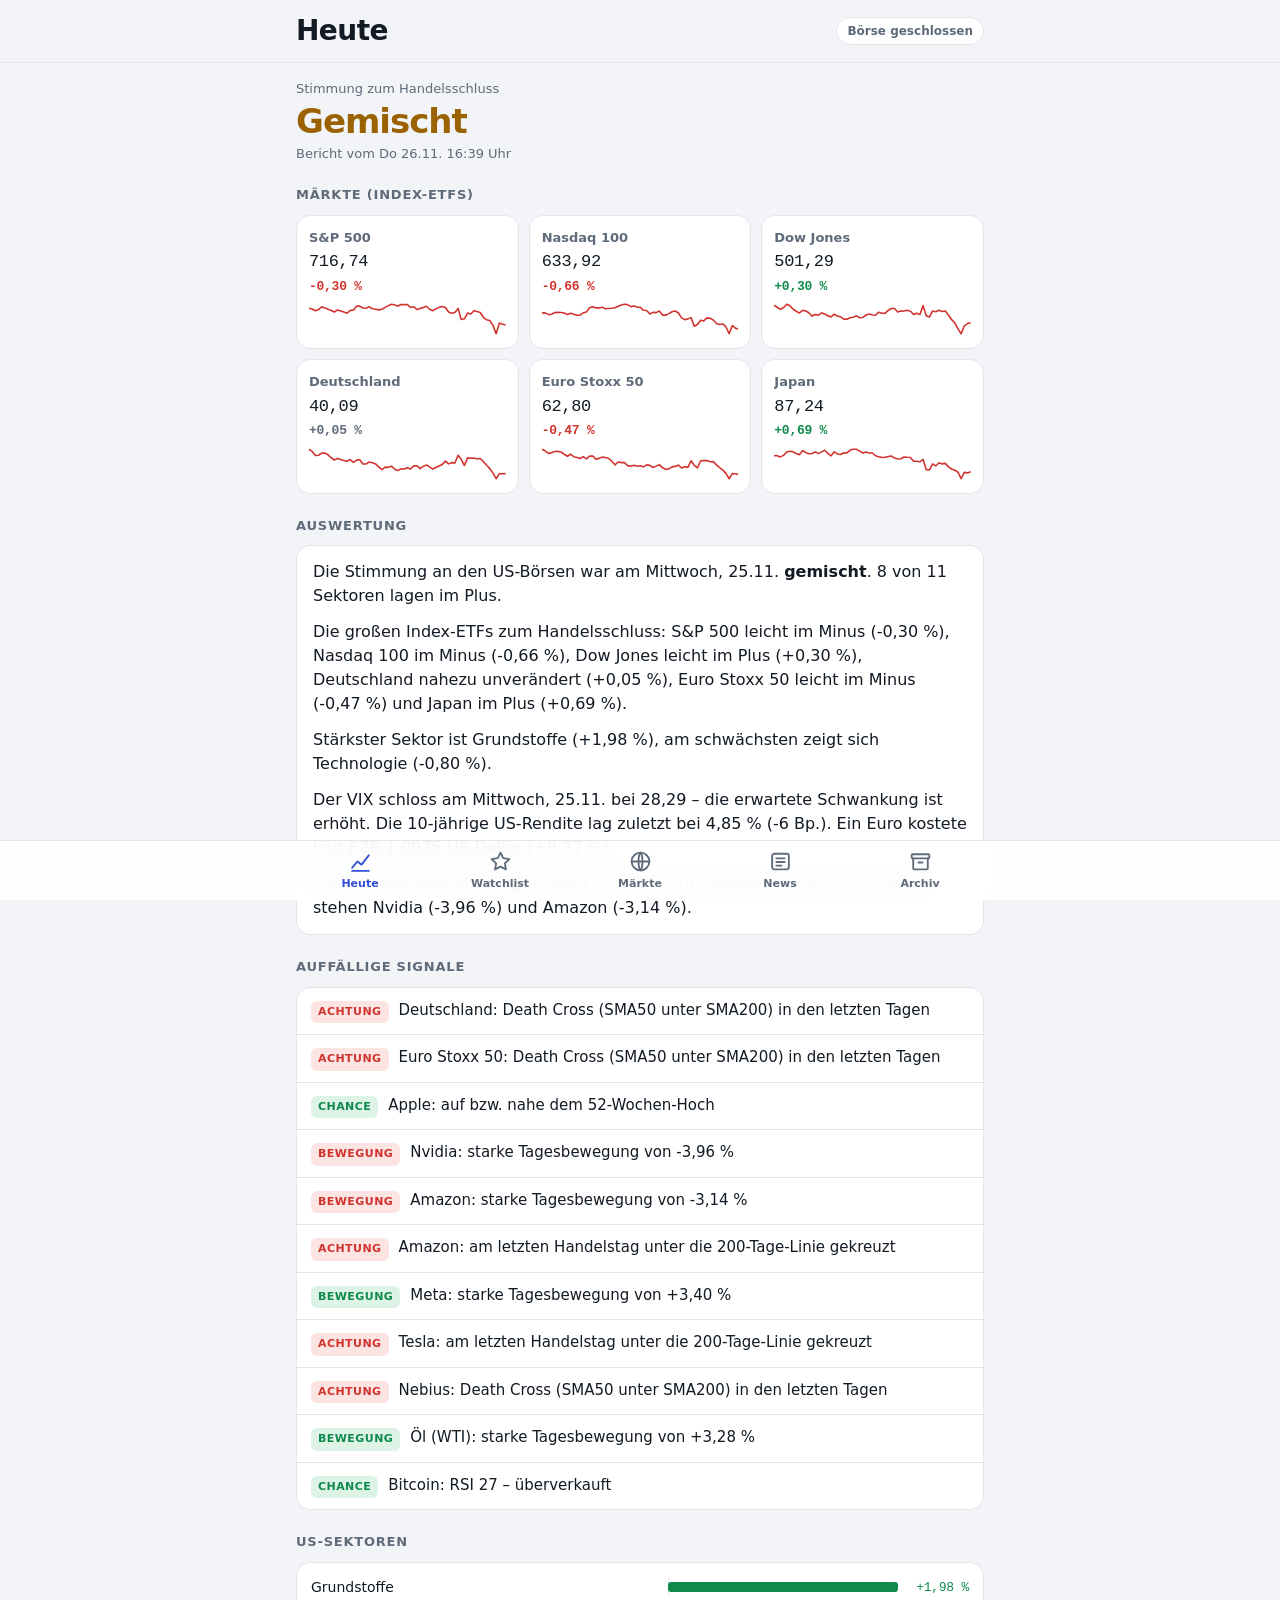
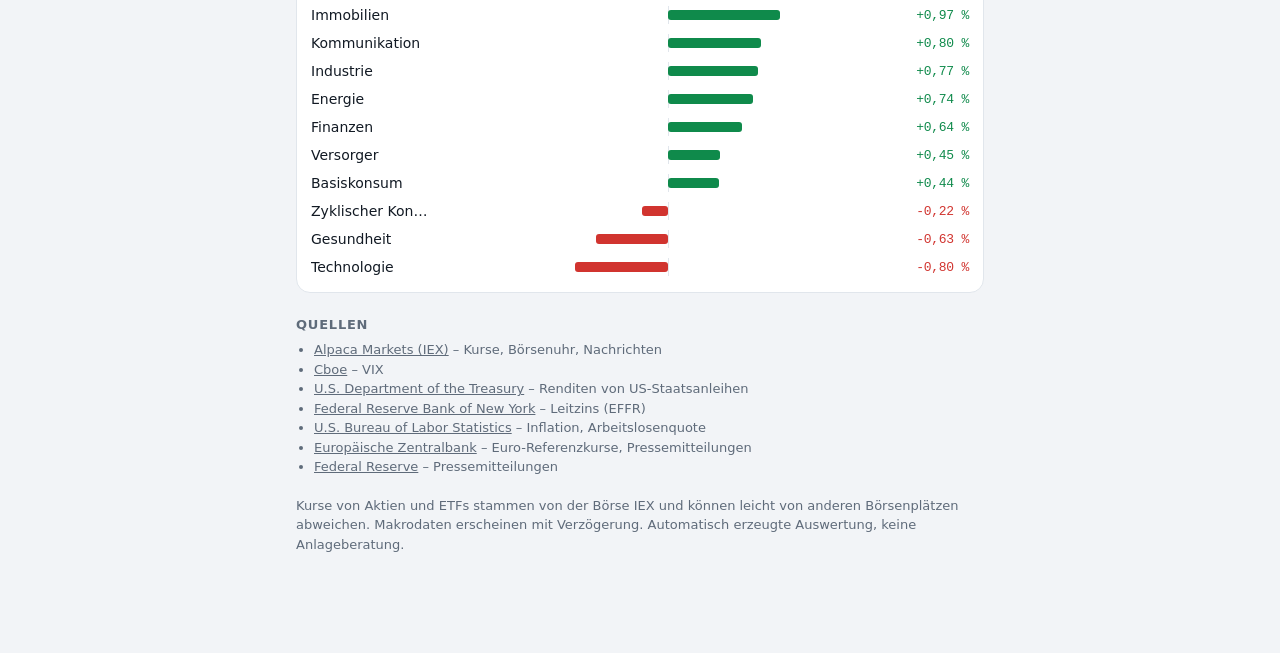
<file: docs/index.html>
<!doctype html>
<html lang="de">
<head>
<meta charset="utf-8">
<meta name="viewport" content="width=device-width,initial-scale=1,viewport-fit=cover">
<title>Marktbericht</title>
<meta name="description" content="Täglicher Marktbericht mit Kursen, Makrodaten und Nachrichten aus offiziellen Quellen.">
<meta name="theme-color" content="#f2f4f7" media="(prefers-color-scheme: light)">
<meta name="theme-color" content="#0d131c" media="(prefers-color-scheme: dark)">
<meta name="apple-mobile-web-app-capable" content="yes">
<meta name="mobile-web-app-capable" content="yes">
<meta name="apple-mobile-web-app-status-bar-style" content="default">
<meta name="apple-mobile-web-app-title" content="Marktbericht">
<link rel="manifest" href="manifest.webmanifest">
<link rel="apple-touch-icon" href="icons/apple-touch-icon.png">
<link rel="icon" type="image/png" href="icons/icon-192.png">
<link rel="stylesheet" href="app.css">
</head>
<body>
<header class="bar">
  <div class="bar-inner">
    <h1 id="title">Heute</h1>
    <span id="status" class="status"></span>
  </div>
</header>

<div id="archive-banner" class="banner" hidden>
  <span id="archive-label"></span>
  <button type="button" id="archive-close" class="link">Zum aktuellen Bericht</button>
</div>

<main id="view" class="view">
  <div class="loading"><span></span><span></span><span></span></div>
</main>

<nav class="tabs" aria-label="Bereiche">
  <a href="#heute" data-tab="heute"><svg viewBox="0 0 24 24"><path d="M4 18l5-6 4 3 7-9"/><path d="M4 21h16"/></svg>Heute</a>
  <a href="#watchlist" data-tab="watchlist"><svg viewBox="0 0 24 24"><path d="M12 3.5l2.6 5.3 5.9.9-4.3 4.1 1 5.8L12 16.9l-5.2 2.7 1-5.8-4.3-4.1 5.9-.9z"/></svg>Watchlist</a>
  <a href="#maerkte" data-tab="maerkte"><svg viewBox="0 0 24 24"><circle cx="12" cy="12" r="8.5"/><path d="M3.5 12h17M12 3.5c2.5 2.6 2.5 14.4 0 17M12 3.5c-2.5 2.6-2.5 14.4 0 17"/></svg>Märkte</a>
  <a href="#news" data-tab="news"><svg viewBox="0 0 24 24"><rect x="4" y="4.5" width="16" height="15" rx="2"/><path d="M8 9h8M8 12.5h8M8 16h5"/></svg>News</a>
  <a href="#archiv" data-tab="archiv"><svg viewBox="0 0 24 24"><rect x="3.5" y="5" width="17" height="4" rx="1"/><path d="M5 9v9.5a1 1 0 0 0 1 1h12a1 1 0 0 0 1-1V9M10 13h4"/></svg>Archiv</a>
</nav>

<div id="sheet" class="sheet" hidden>
  <div class="sheet-panel" role="dialog" aria-modal="true" aria-labelledby="sheet-title">
    <div class="sheet-head">
      <h2 id="sheet-title"></h2>
      <button type="button" id="sheet-close" class="close" aria-label="Schließen">✕</button>
    </div>
    <div id="sheet-body"></div>
  </div>
</div>

<script src="app.js"></script>
</body>
</html>
</file>
<file: docs/app.css>
/* Layout: iOS-artige App - feste Kopfzeile, eine Spalte Inhalt, Tab-Leiste unten, Detail als Sheet. */
:root {
  --bg: #f2f4f7;
  --surface: #ffffff;
  --ink: #121a24;
  --muted: #5f6b7a;
  --line: #e1e6ec;
  --accent: #2f4fd6;
  --accent-soft: #e6ebfd;
  --up: #0f8a4b;
  --up-soft: #ddf3e6;
  --down: #d1342f;
  --down-soft: #fbe4e2;
  --warn: #9a6200;
  --warn-soft: #fbefd6;
  --chart: #2f4fd6;
  --font: -apple-system, BlinkMacSystemFont, "SF Pro Text", "Segoe UI", Roboto, system-ui, sans-serif;
  --font-num: ui-monospace, "SF Mono", "Cascadia Mono", Consolas, monospace;
  --tabbar: 58px;
  color-scheme: light;
}
@media (prefers-color-scheme: dark) {
  :root {
    --bg: #0d131c; --surface: #161e29; --ink: #e8edf3; --muted: #94a1b2; --line: #263142;
    --accent: #8ea6ff; --accent-soft: #1d2846; --up: #4fd18e; --up-soft: #133122;
    --down: #ff7b72; --down-soft: #3b1918; --warn: #f0b54a; --warn-soft: #33270f; --chart: #8ea6ff;
    color-scheme: dark;
  }
}
* { box-sizing: border-box; }
html { -webkit-text-size-adjust: 100%; }
body {
  margin: 0; background: var(--bg); color: var(--ink);
  font: 16px/1.5 var(--font);
  -webkit-tap-highlight-color: transparent;
}
[hidden] { display: none !important; }
button { font: inherit; color: inherit; }
a { color: var(--accent); }
:focus-visible { outline: 2px solid var(--accent); outline-offset: 2px; border-radius: 6px; }
.num { font-family: var(--font-num); font-variant-numeric: tabular-nums; letter-spacing: -0.02em; }
.up { color: var(--up); } .down { color: var(--down); } .flat { color: var(--muted); }

/* Kopfzeile */
.bar {
  position: sticky; top: 0; z-index: 20; background: color-mix(in srgb, var(--bg) 88%, transparent);
  backdrop-filter: saturate(1.6) blur(14px); -webkit-backdrop-filter: saturate(1.6) blur(14px);
  padding-top: env(safe-area-inset-top, 0px); border-bottom: 1px solid var(--line);
}
.bar-inner {
  max-width: 720px; margin: 0 auto; display: flex; align-items: center; justify-content: space-between; gap: 10px;
  padding: 10px max(16px, env(safe-area-inset-right, 0px)) 10px max(16px, env(safe-area-inset-left, 0px));
}
h1 { margin: 0; font-size: 28px; font-weight: 700; letter-spacing: -0.02em; }
.status { display: inline-flex; align-items: center; gap: 6px; font-size: 12px; font-weight: 600; padding: 4px 10px; border-radius: 999px; background: var(--surface); border: 1px solid var(--line); color: var(--muted); white-space: nowrap; }
.status.open { color: var(--up); background: var(--up-soft); border-color: transparent; }
.status.open::before { content: ""; width: 7px; height: 7px; border-radius: 50%; background: currentColor; }

.banner {
  max-width: 720px; margin: 10px auto 0; display: flex; flex-wrap: wrap; align-items: center; justify-content: space-between; gap: 6px 12px;
  padding: 10px 14px; border-radius: 12px; background: var(--warn-soft); color: var(--warn); font-size: 14px; font-weight: 600;
  margin-left: max(16px, env(safe-area-inset-left, 0px)); margin-right: max(16px, env(safe-area-inset-right, 0px));
}
@media (min-width: 752px) { .banner { margin-left: auto; margin-right: auto; } }
.link { background: none; border: 0; padding: 0; color: var(--accent); font-weight: 600; cursor: pointer; }

/* Inhalt */
.view {
  max-width: 720px; margin: 0 auto; display: grid; gap: 22px;
  padding: 16px max(16px, env(safe-area-inset-right, 0px)) calc(var(--tabbar) + env(safe-area-inset-bottom, 0px) + 28px) max(16px, env(safe-area-inset-left, 0px));
}
section { display: grid; gap: 10px; min-width: 0; }
h2 { margin: 0; font-size: 13px; font-weight: 600; text-transform: uppercase; letter-spacing: 0.06em; color: var(--muted); }
.card { background: var(--surface); border-radius: 14px; border: 1px solid var(--line); }
.pad { padding: 14px 16px; }
.muted { color: var(--muted); }
.small { font-size: 13px; }

/* Stimmung */
.hero { display: grid; gap: 4px; }
.mood { font-size: 34px; font-weight: 750; letter-spacing: -0.03em; line-height: 1.1; }
.mood.freundlich { color: var(--up); } .mood.schwach { color: var(--down); } .mood.gemischt { color: var(--warn); }

/* Kacheln */
.tiles { display: grid; grid-template-columns: repeat(2, minmax(0, 1fr)); gap: 10px; }
@media (min-width: 560px) { .tiles { grid-template-columns: repeat(3, minmax(0, 1fr)); } }
.tile { display: grid; gap: 2px; padding: 12px; text-align: left; cursor: pointer; background: var(--surface); border: 1px solid var(--line); border-radius: 14px; min-width: 0; }
.tile .t-name { font-size: 13px; color: var(--muted); font-weight: 600; white-space: nowrap; overflow: hidden; text-overflow: ellipsis; }
.tile .t-val { font-size: 17px; }
.tile .t-chg { font-size: 13px; font-weight: 600; }
.tile svg { width: 100%; height: 34px; margin-top: 4px; }

/* Text */
.prose p { margin: 0 0 12px; } .prose p:last-child { margin: 0; }
.prose b { font-weight: 650; }

/* Signale */
.list { list-style: none; margin: 0; padding: 0; }
.list > li + li { border-top: 1px solid var(--line); }
.signal { display: flex; gap: 10px; align-items: flex-start; padding: 11px 14px; font-size: 15px; }
.tag { flex: none; font-size: 11px; font-weight: 700; letter-spacing: .04em; text-transform: uppercase; padding: 3px 7px; border-radius: 6px; margin-top: 2px; }
.tag.pos { background: var(--up-soft); color: var(--up); }
.tag.neg { background: var(--down-soft); color: var(--down); }
.tag.neu { background: var(--warn-soft); color: var(--warn); }

/* Sektor-Balken */
.bars { display: grid; gap: 7px; padding: 14px; }
.barrow { display: grid; grid-template-columns: minmax(0, 8.5em) 1fr 4.5em; align-items: center; gap: 8px; font-size: 14px; }
.barrow .lbl { white-space: nowrap; overflow: hidden; text-overflow: ellipsis; }
.track { position: relative; height: 12px; }
.track::before { content: ""; position: absolute; left: 50%; top: -3px; bottom: -3px; width: 1px; background: var(--line); }
.fill { position: absolute; top: 1px; bottom: 1px; border-radius: 3px; }
.fill.up { background: var(--up); } .fill.down { background: var(--down); }
.barrow .num { text-align: right; font-size: 13px; }

/* Listenzeilen (Watchlist, Maerkte) */
.row {
  display: grid; grid-template-columns: auto minmax(0, 1fr) 72px auto; align-items: center; gap: 10px;
  width: 100%; padding: 11px 14px; background: none; border: 0; text-align: left; cursor: pointer;
}
.row .star { background: none; border: 0; padding: 4px; margin: -4px; cursor: pointer; color: var(--line); font-size: 18px; line-height: 1; }
.row .star.on { color: #f5b301; }
.row .r-name { font-weight: 600; white-space: nowrap; overflow: hidden; text-overflow: ellipsis; }
.row .r-sub { font-size: 13px; color: var(--muted); white-space: nowrap; overflow: hidden; text-overflow: ellipsis; }
.row svg { width: 72px; height: 30px; }
.row .r-right { text-align: right; display: grid; justify-items: end; gap: 3px; }
.pill { display: inline-block; min-width: 72px; text-align: center; font-size: 13px; font-weight: 650; padding: 3px 8px; border-radius: 7px; color: #fff; }
.pill.up { background: var(--up); color: var(--surface); } .pill.down { background: var(--down); color: var(--surface); } .pill.flat { background: var(--muted); color: var(--surface); }
.row.nostar { grid-template-columns: minmax(0, 1fr) 72px auto; }

/* Segmente */
.seg { display: flex; gap: 4px; padding: 3px; background: var(--line); border-radius: 10px; width: fit-content; max-width: 100%; }
.seg button { border: 0; background: none; padding: 6px 14px; border-radius: 8px; font-size: 14px; font-weight: 600; color: var(--muted); cursor: pointer; white-space: nowrap; }
.seg button[aria-pressed="true"] { background: var(--surface); color: var(--ink); box-shadow: 0 1px 2px rgba(0,0,0,.12); }

/* News */
.news a { display: grid; gap: 3px; padding: 12px 14px; color: var(--ink); text-decoration: none; }
.news .n-title { font-weight: 600; line-height: 1.35; }
.news .n-meta { font-size: 13px; color: var(--muted); }

/* Archiv */
.arch { display: flex; justify-content: space-between; align-items: center; gap: 10px; width: 100%; padding: 12px 14px; background: none; border: 0; text-align: left; cursor: pointer; }
.dot { display: inline-block; width: 9px; height: 9px; border-radius: 50%; margin-right: 8px; }
.dot.freundlich { background: var(--up); } .dot.schwach { background: var(--down); } .dot.gemischt { background: var(--warn); }

/* Quellen */
.sources { font-size: 13px; color: var(--muted); display: grid; gap: 6px; }
.sources ul { margin: 0; padding-left: 18px; }
.sources a { color: var(--muted); }

/* Tab-Leiste */
.tabs {
  position: fixed; left: 0; right: 0; bottom: 0; z-index: 30; display: flex; justify-content: center;
  background: color-mix(in srgb, var(--surface) 90%, transparent);
  backdrop-filter: saturate(1.6) blur(14px); -webkit-backdrop-filter: saturate(1.6) blur(14px);
  border-top: 1px solid var(--line);
  padding: 6px max(8px, env(safe-area-inset-right, 0px)) calc(6px + env(safe-area-inset-bottom, 0px)) max(8px, env(safe-area-inset-left, 0px));
}
.tabs a { flex: 1; max-width: 140px; display: grid; justify-items: center; gap: 2px; font-size: 11px; font-weight: 600; color: var(--muted); text-decoration: none; padding: 2px 0; }
.tabs svg { width: 25px; height: 25px; fill: none; stroke: currentColor; stroke-width: 1.8; stroke-linecap: round; stroke-linejoin: round; }
.tabs a[aria-current="page"] { color: var(--accent); }

/* Detail-Sheet */
.sheet { position: fixed; inset: 0; z-index: 50; background: rgba(0,0,0,.35); display: flex; align-items: flex-end; justify-content: center; }
.sheet-panel {
  width: 100%; max-width: 720px; max-height: 92%; overflow-y: auto; background: var(--bg);
  border-radius: 18px 18px 0 0; padding: 14px max(16px, env(safe-area-inset-right, 0px)) calc(24px + env(safe-area-inset-bottom, 0px)) max(16px, env(safe-area-inset-left, 0px));
  display: grid; gap: 14px;
}
.sheet-head { display: flex; align-items: center; justify-content: space-between; gap: 10px; }
.sheet-head h2 { font-size: 20px; text-transform: none; letter-spacing: -0.01em; color: var(--ink); font-weight: 700; }
.close { width: 32px; height: 32px; border-radius: 50%; border: 0; background: var(--line); cursor: pointer; font-size: 14px; }
.big { font-size: 32px; font-weight: 650; letter-spacing: -0.02em; }
.chart svg { width: 100%; height: 190px; display: block; }
.chart text { fill: var(--muted); font-size: 11px; font-family: var(--font); }
.stats { display: grid; grid-template-columns: repeat(2, minmax(0, 1fr)); gap: 0; }
.stats div { padding: 10px 14px; display: flex; justify-content: space-between; gap: 8px; font-size: 14px; border-top: 1px solid var(--line); }
.stats div:nth-child(-n+2) { border-top: 0; }
.stats div:nth-child(odd) { border-right: 1px solid var(--line); }
@media (max-width: 420px) {
  .stats { grid-template-columns: 1fr; }
  .stats div:nth-child(2) { border-top: 1px solid var(--line); }
  .stats div:nth-child(odd) { border-right: 0; }
}

/* Laden / Fehler */
.loading { display: flex; gap: 6px; justify-content: center; padding: 60px 0; }
.loading span { width: 8px; height: 8px; border-radius: 50%; background: var(--muted); opacity: .4; }
@media (prefers-reduced-motion: no-preference) {
  .loading span { animation: blink 1.2s infinite ease-in-out; }
  .loading span:nth-child(2) { animation-delay: .15s; } .loading span:nth-child(3) { animation-delay: .3s; }
  @keyframes blink { 50% { opacity: 1; } }
}
.error { border-color: var(--down); }
</file>
